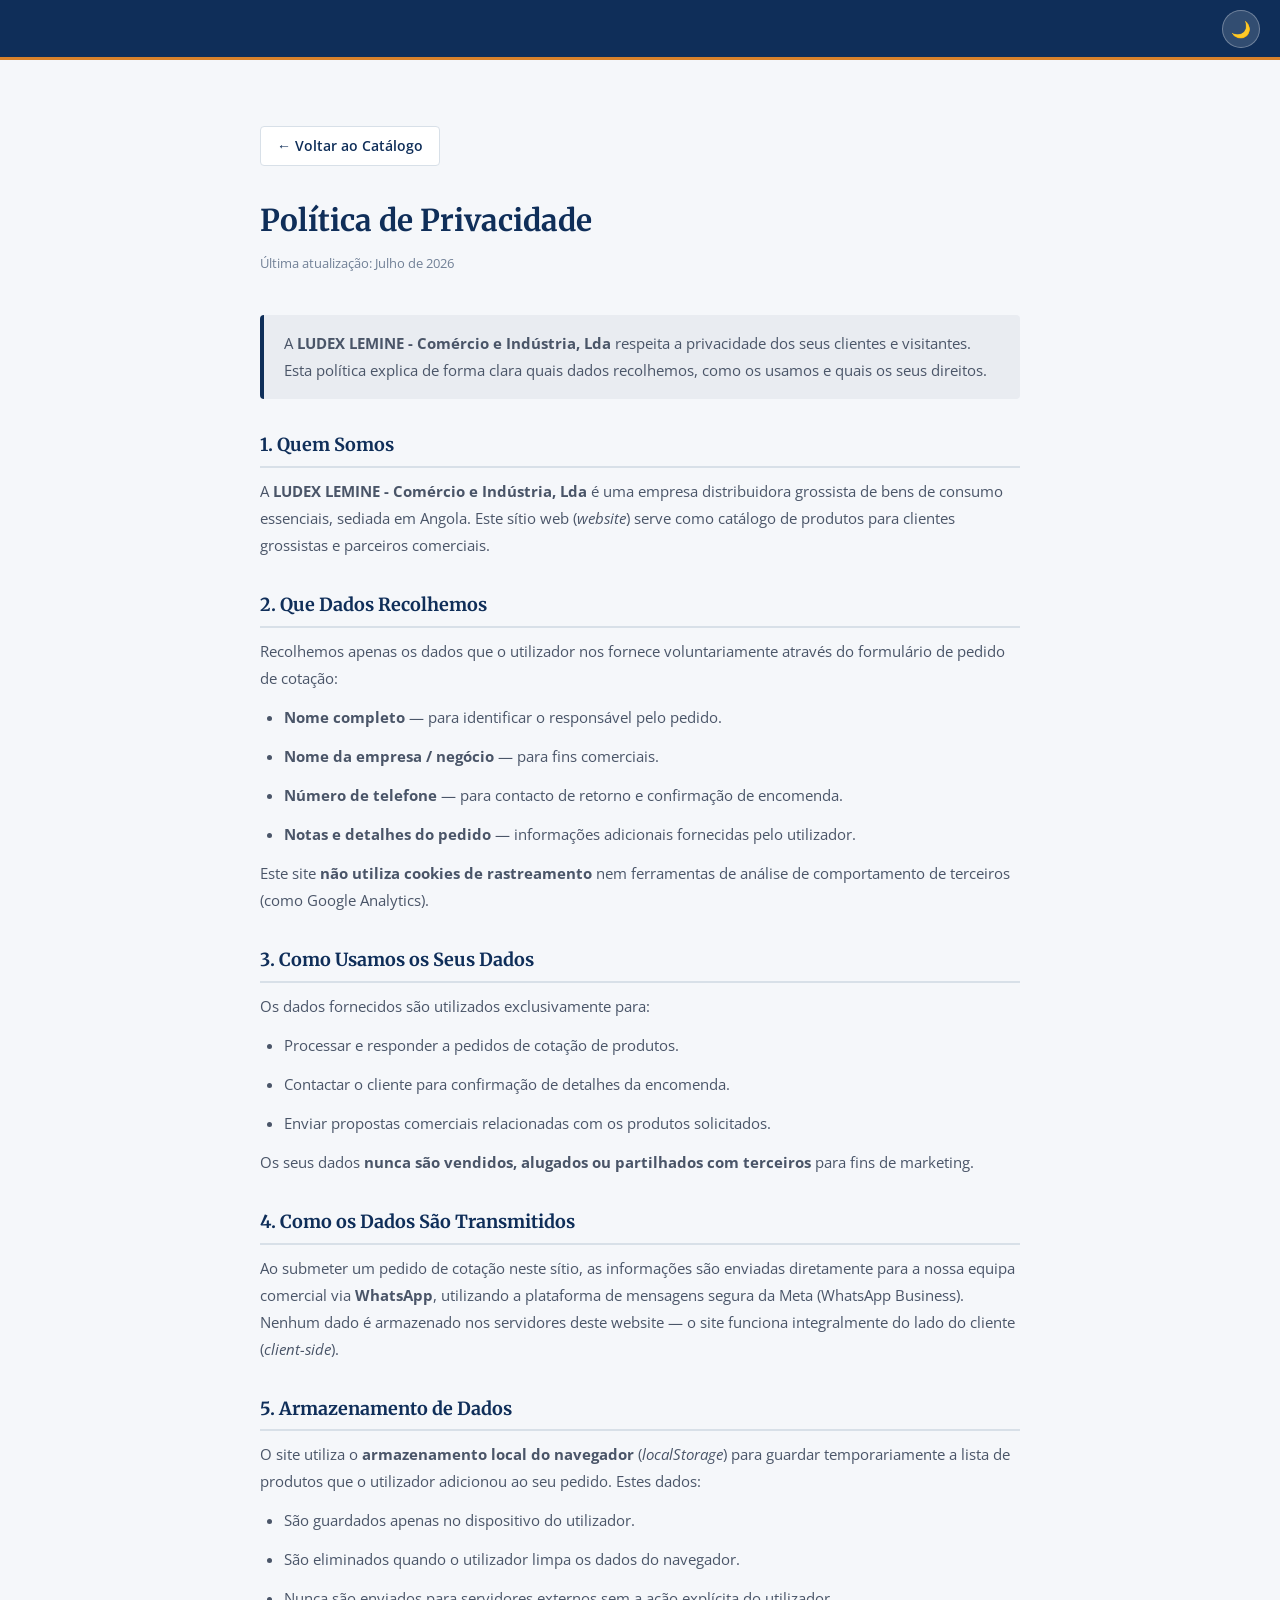
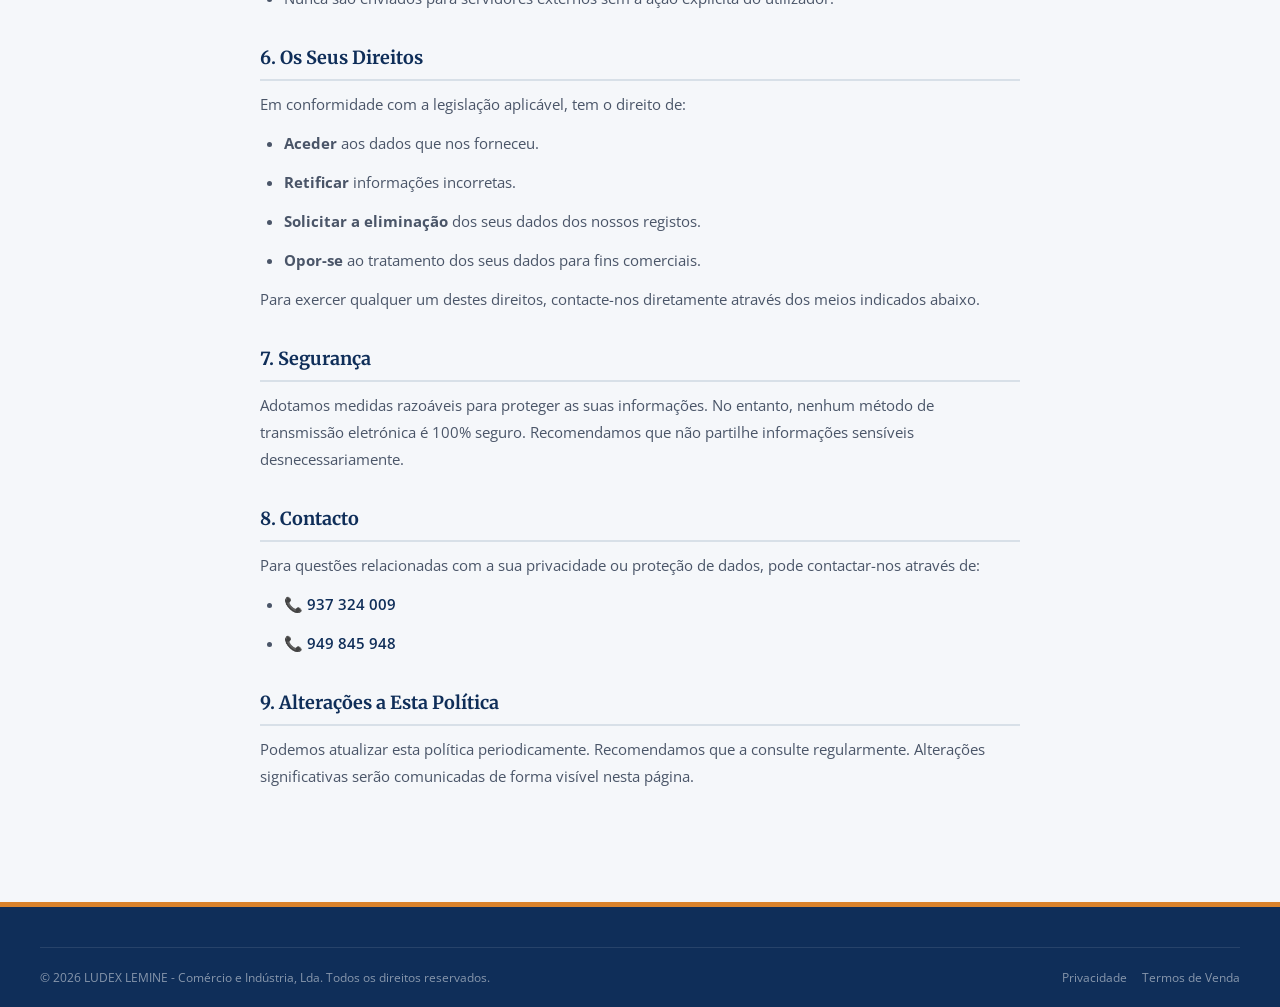
<file: privacidade.html>
<!DOCTYPE html>
<html lang="pt">

<head>
    <meta charset="UTF-8">
    <meta name="viewport" content="width=device-width, initial-scale=1.0">
    <title>Política de Privacidade | LUDEX LEMINE</title>
    <meta name="description"
        content="Política de privacidade da LUDEX LEMINE - Comércio e Indústria, Lda. Saiba como tratamos os seus dados pessoais.">
    <link rel="stylesheet" href="index.css">
    <!-- Anti-flash: apply saved theme before CSS paints -->
    <script>(function(){var t=localStorage.getItem('ludex_theme'),d=window.matchMedia&&window.matchMedia('(prefers-color-scheme: dark)').matches;if(t==='dark'||(!t&&d))document.documentElement.setAttribute('data-theme','dark');}());</script>
    <style>
        .legal-page {
            max-width: 800px;
            margin: 40px auto;
            padding: 0 20px 60px;
        }

        .legal-page h1 {
            font-size: 30px;
            margin-bottom: 8px;
        }

        .legal-page .last-updated {
            font-size: 13px;
            color: #718096;
            margin-bottom: 40px;
        }

        .legal-page h2 {
            font-size: 18px;
            margin: 32px 0 10px;
            padding-bottom: 6px;
            border-bottom: 2px solid var(--color-border);
        }

        .legal-page p,
        .legal-page li {
            font-size: 15px;
            color: #4A5568;
            line-height: 1.8;
            margin-bottom: 12px;
        }

        .legal-page ul {
            padding-left: 24px;
        }

        .legal-page .back-link {
            display: inline-flex;
            align-items: center;
            gap: 8px;
            font-size: 14px;
            font-weight: 600;
            color: var(--color-primary);
            margin-bottom: 30px;
            border: 1px solid var(--color-border);
            padding: 8px 16px;
            border-radius: var(--border-radius);
            background: var(--color-white);
        }

        .legal-page .back-link:hover {
            background: var(--color-bg-light);
            color: var(--color-primary);
        }

        .legal-page .highlight-box {
            background-color: rgba(15, 46, 89, 0.05);
            border-left: 4px solid var(--color-primary);
            padding: 15px 20px;
            border-radius: var(--border-radius);
            margin: 20px 0;
        }

        .simple-header {
            background-color: var(--color-primary);
            border-bottom: 3px solid var(--color-accent-gold);
            padding: 15px 20px;
            display: flex;
            align-items: center;
            justify-content: center;
            position: relative;
            min-height: 60px;
        }

        /* --- Dark Mode Overrides for Legal Page --- */
        html[data-theme="dark"] .legal-page h1,
        html[data-theme="dark"] .legal-page h2 {
            color: #93C5FD;
        }
        html[data-theme="dark"] .legal-page .last-updated {
            color: #64748B;
        }
        html[data-theme="dark"] .legal-page p,
        html[data-theme="dark"] .legal-page li {
            color: #94A3B8;
        }
        html[data-theme="dark"] .legal-page h2 {
            border-bottom-color: #334155;
        }
        html[data-theme="dark"] .legal-page .back-link {
            background: #1E293B;
            border-color: #334155;
            color: #93C5FD;
        }
        html[data-theme="dark"] .legal-page .back-link:hover {
            background: #0F172A;
            color: #93C5FD;
        }
        html[data-theme="dark"] .legal-page .highlight-box {
            background-color: rgba(96, 165, 250, 0.08);
            border-left-color: #60A5FA;
        }
        html[data-theme="dark"] footer .footer-bottom {
            color: rgba(255,255,255,0.5);
        }
        html[data-theme="dark"] footer .footer-bottom-links a {
            color: rgba(255,255,255,0.5);
        }
    </style>
</head>

<body style="padding-top: 0;">

    <div class="simple-header">
        <button class="theme-toggle-btn simple-header-theme-btn" aria-label="Mudar para Modo Escuro">🌙</button>
    </div>

    <div class="legal-page">
        <br>
        <a href="index.html" class="back-link">← Voltar ao Catálogo</a>

        <h1>Política de Privacidade</h1>
        <p class="last-updated">Última atualização: Julho de 2026</p>

        <div class="highlight-box">
            <p style="margin: 0;">A <strong>LUDEX LEMINE - Comércio e Indústria, Lda</strong> respeita a privacidade dos
                seus clientes e visitantes. Esta política explica de forma clara quais dados recolhemos, como os usamos
                e quais os seus direitos.</p>
        </div>

        <h2>1. Quem Somos</h2>
        <p>A <strong>LUDEX LEMINE - Comércio e Indústria, Lda</strong> é uma empresa distribuidora grossista de bens de
            consumo essenciais, sediada em Angola. Este sítio web (<em>website</em>) serve como catálogo de produtos
            para clientes grossistas e parceiros comerciais.</p>

        <h2>2. Que Dados Recolhemos</h2>
        <p>Recolhemos apenas os dados que o utilizador nos fornece voluntariamente através do formulário de pedido de
            cotação:</p>
        <ul>
            <li><strong>Nome completo</strong> — para identificar o responsável pelo pedido.</li>
            <li><strong>Nome da empresa / negócio</strong> — para fins comerciais.</li>
            <li><strong>Número de telefone</strong> — para contacto de retorno e confirmação de encomenda.</li>
            <li><strong>Notas e detalhes do pedido</strong> — informações adicionais fornecidas pelo utilizador.</li>
        </ul>
        <p>Este site <strong>não utiliza cookies de rastreamento</strong> nem ferramentas de análise de comportamento de
            terceiros (como Google Analytics).</p>

        <h2>3. Como Usamos os Seus Dados</h2>
        <p>Os dados fornecidos são utilizados exclusivamente para:</p>
        <ul>
            <li>Processar e responder a pedidos de cotação de produtos.</li>
            <li>Contactar o cliente para confirmação de detalhes da encomenda.</li>
            <li>Enviar propostas comerciais relacionadas com os produtos solicitados.</li>
        </ul>
        <p>Os seus dados <strong>nunca são vendidos, alugados ou partilhados com terceiros</strong> para fins de
            marketing.</p>

        <h2>4. Como os Dados São Transmitidos</h2>
        <p>Ao submeter um pedido de cotação neste sítio, as informações são enviadas diretamente para a nossa equipa
            comercial via <strong>WhatsApp</strong>, utilizando a plataforma de mensagens segura da Meta (WhatsApp
            Business). Nenhum dado é armazenado nos servidores deste website — o site funciona integralmente do lado do
            cliente (<em>client-side</em>).</p>

        <h2>5. Armazenamento de Dados</h2>
        <p>O site utiliza o <strong>armazenamento local do navegador</strong> (<em>localStorage</em>) para guardar
            temporariamente a lista de produtos que o utilizador adicionou ao seu pedido. Estes dados:</p>
        <ul>
            <li>São guardados apenas no dispositivo do utilizador.</li>
            <li>São eliminados quando o utilizador limpa os dados do navegador.</li>
            <li>Nunca são enviados para servidores externos sem a ação explícita do utilizador.</li>
        </ul>

        <h2>6. Os Seus Direitos</h2>
        <p>Em conformidade com a legislação aplicável, tem o direito de:</p>
        <ul>
            <li><strong>Aceder</strong> aos dados que nos forneceu.</li>
            <li><strong>Retificar</strong> informações incorretas.</li>
            <li><strong>Solicitar a eliminação</strong> dos seus dados dos nossos registos.</li>
            <li><strong>Opor-se</strong> ao tratamento dos seus dados para fins comerciais.</li>
        </ul>
        <p>Para exercer qualquer um destes direitos, contacte-nos diretamente através dos meios indicados abaixo.</p>

        <h2>7. Segurança</h2>
        <p>Adotamos medidas razoáveis para proteger as suas informações. No entanto, nenhum método de transmissão
            eletrónica é 100% seguro. Recomendamos que não partilhe informações sensíveis desnecessariamente.</p>

        <h2>8. Contacto</h2>
        <p>Para questões relacionadas com a sua privacidade ou proteção de dados, pode contactar-nos através de:</p>
        <ul>
            <li>📞 <a href="tel:937324009" style="color: var(--color-primary); font-weight: 600;">937 324 009</a></li>
            <li>📞 <a href="tel:949845948" style="color: var(--color-primary); font-weight: 600;">949 845 948</a></li>
        </ul>

        <h2>9. Alterações a Esta Política</h2>
        <p>Podemos atualizar esta política periodicamente. Recomendamos que a consulte regularmente. Alterações
            significativas serão comunicadas de forma visível nesta página.</p>
    </div>

    <footer id="contactSection">
        <div class="footer-bottom" style="text-align: center;">
            <div>© 2026 LUDEX LEMINE - Comércio e Indústria, Lda. Todos os direitos reservados.</div>
            <div class="footer-bottom-links">
                <a href="privacidade.html">Privacidade</a>
                <a href="termos.html">Termos de Venda</a>
            </div>
        </div>
    </footer>

    <script src="theme.js"></script>
</body>

</html>
</file>
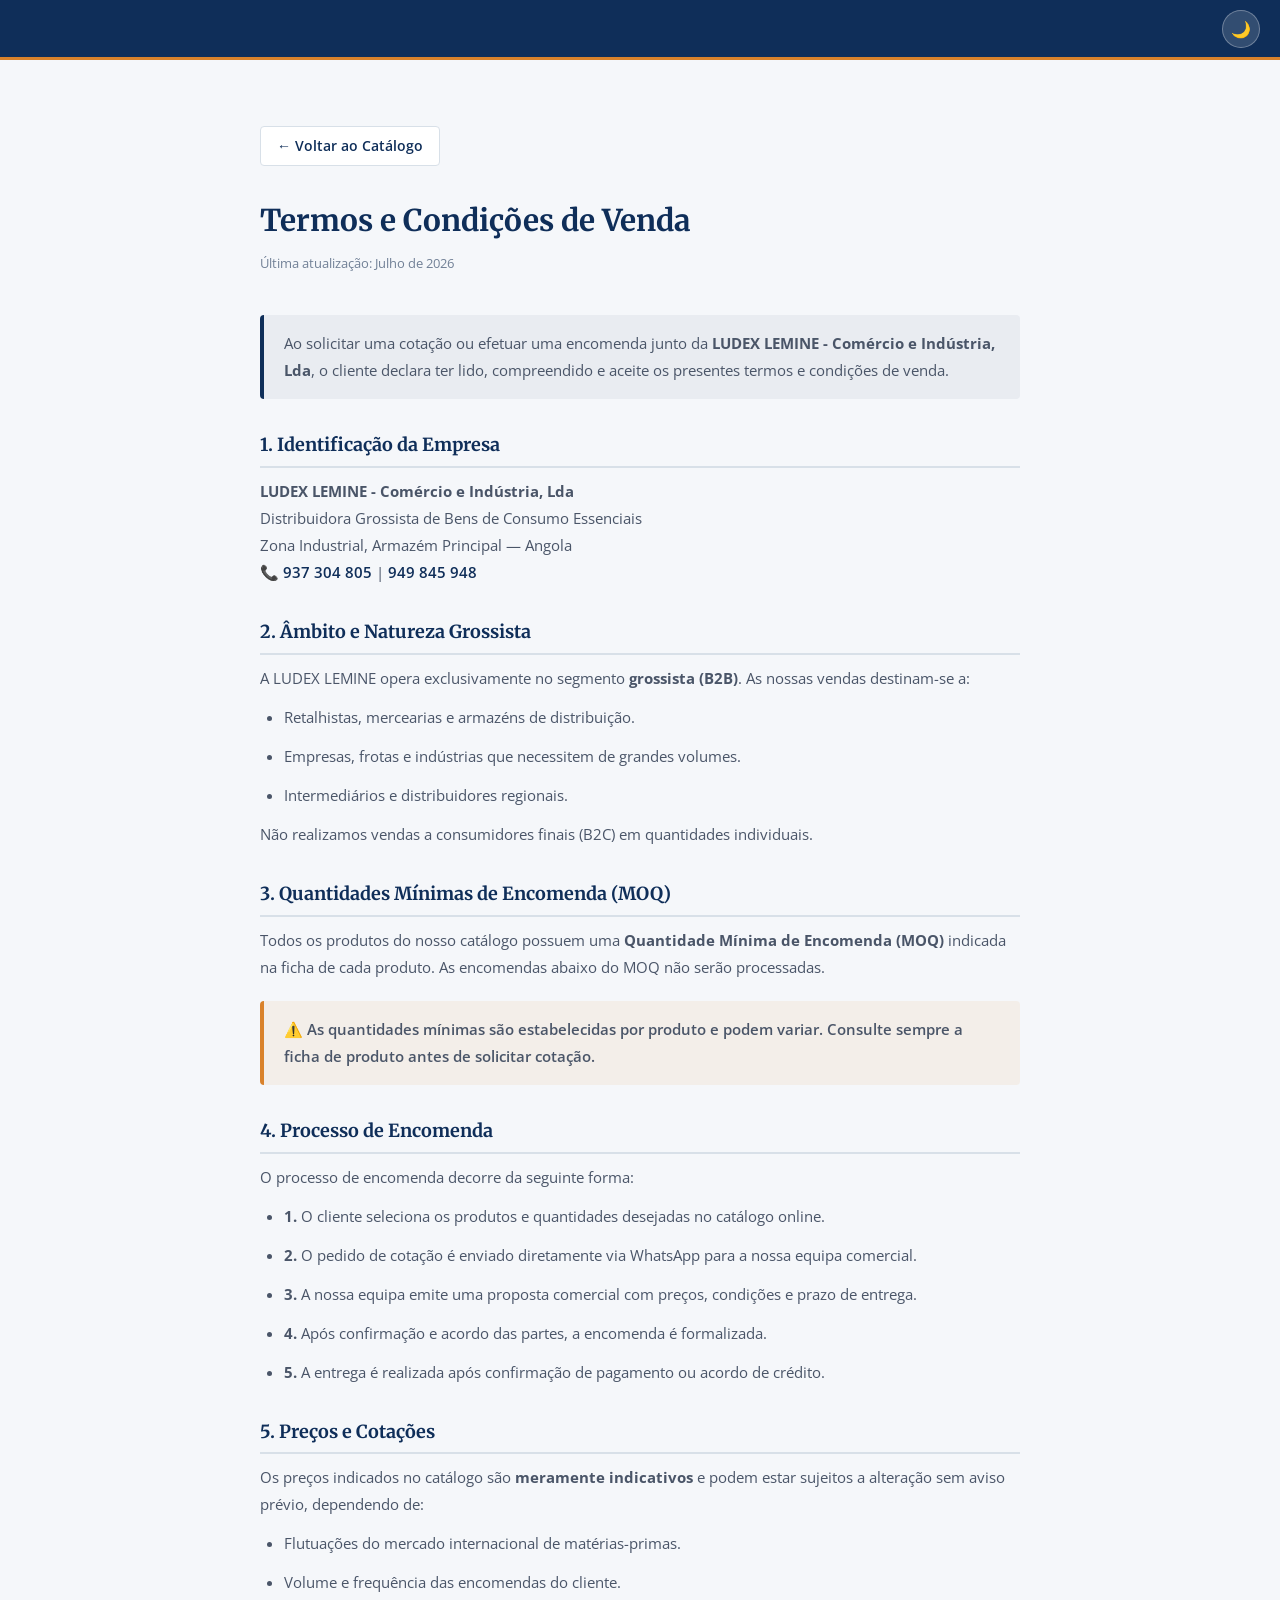
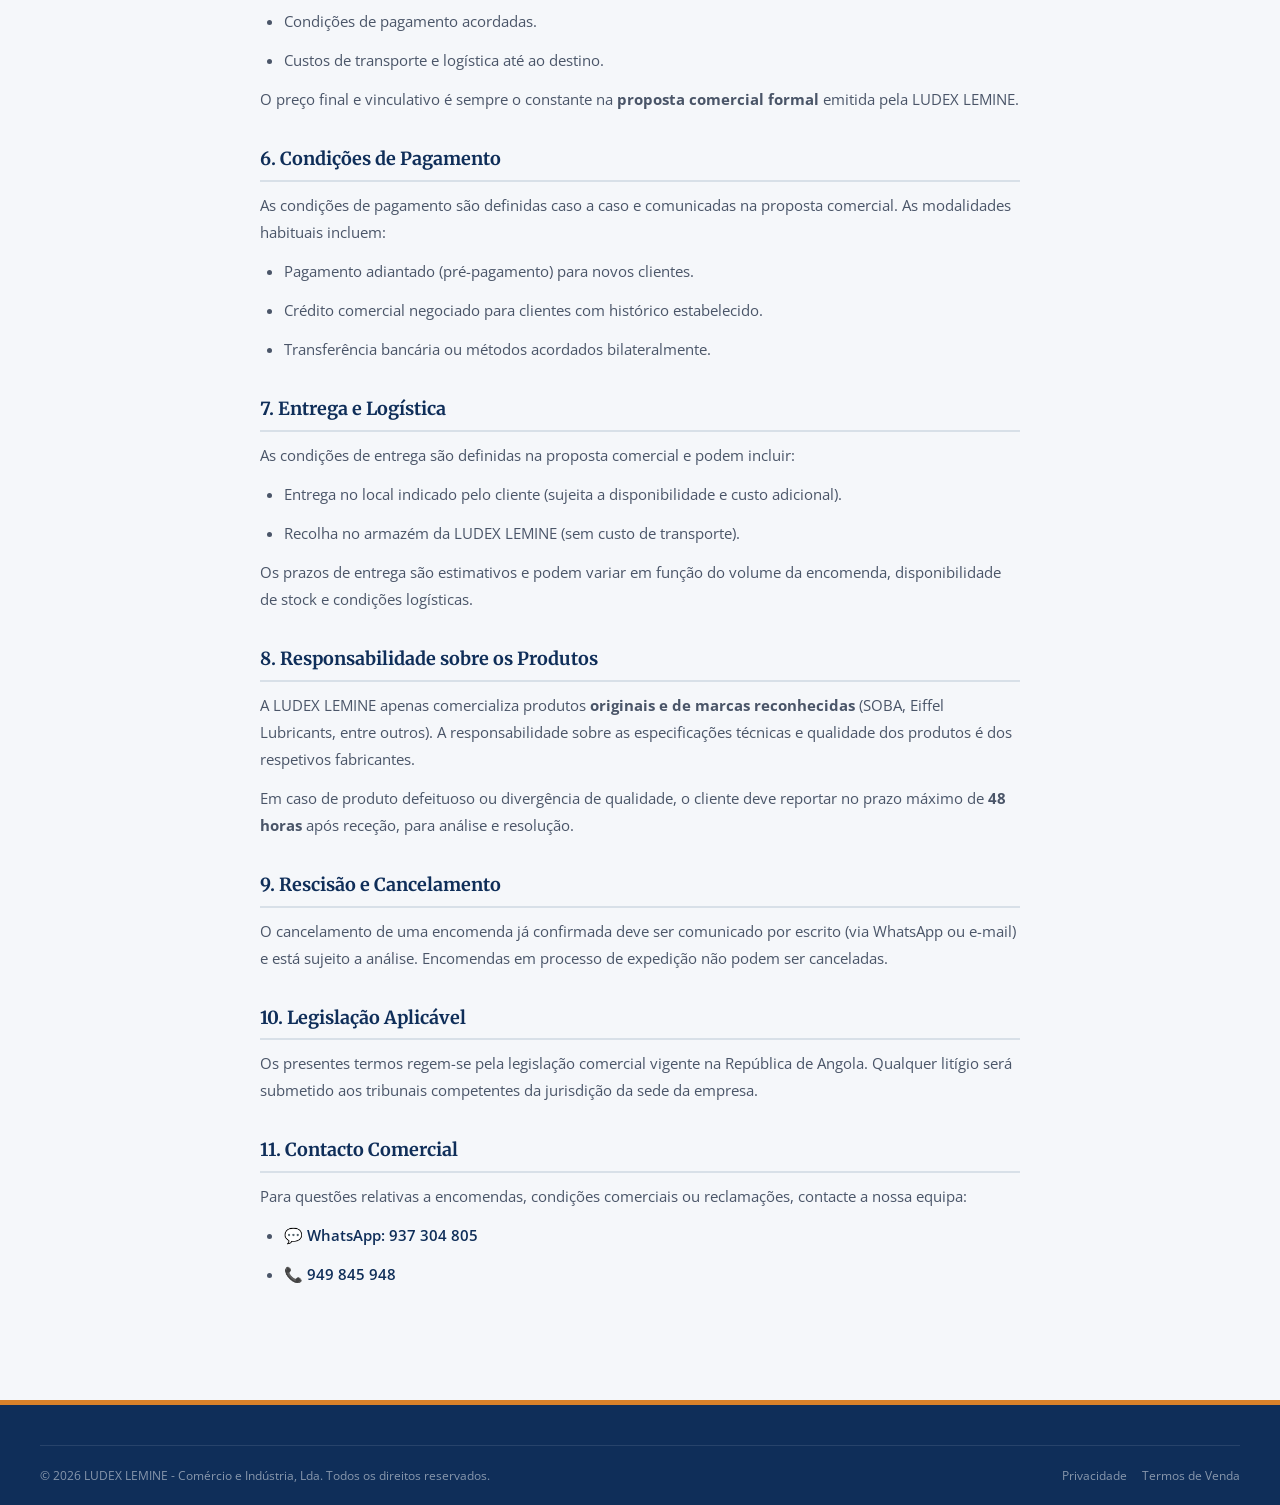
<file: termos.html>
<!DOCTYPE html>
<html lang="pt">
<head>
    <meta charset="UTF-8">
    <meta name="viewport" content="width=device-width, initial-scale=1.0">
    <title>Termos de Venda | LUDEX LEMINE</title>
    <meta name="description" content="Termos e condições de venda grossista da LUDEX LEMINE - Comércio e Indústria, Lda.">
    <link rel="stylesheet" href="index.css">
    <!-- Anti-flash: apply saved theme before CSS paints -->
    <script>(function(){var t=localStorage.getItem('ludex_theme'),d=window.matchMedia&&window.matchMedia('(prefers-color-scheme: dark)').matches;if(t==='dark'||(!t&&d))document.documentElement.setAttribute('data-theme','dark');}());</script>
    <style>
        .legal-page {
            max-width: 800px;
            margin: 40px auto;
            padding: 0 20px 60px;
        }
        .legal-page h1 {
            font-size: 30px;
            margin-bottom: 8px;
        }
        .legal-page .last-updated {
            font-size: 13px;
            color: #718096;
            margin-bottom: 40px;
        }
        .legal-page h2 {
            font-size: 18px;
            margin: 32px 0 10px;
            padding-bottom: 6px;
            border-bottom: 2px solid var(--color-border);
        }
        .legal-page p, .legal-page li {
            font-size: 15px;
            color: #4A5568;
            line-height: 1.8;
            margin-bottom: 12px;
        }
        .legal-page ul {
            padding-left: 24px;
        }
        .legal-page .back-link {
            display: inline-flex;
            align-items: center;
            gap: 8px;
            font-size: 14px;
            font-weight: 600;
            color: var(--color-primary);
            margin-bottom: 30px;
            border: 1px solid var(--color-border);
            padding: 8px 16px;
            border-radius: var(--border-radius);
            background: var(--color-white);
        }
        .legal-page .back-link:hover {
            background: var(--color-bg-light);
            color: var(--color-primary);
        }
        .legal-page .highlight-box {
            background-color: rgba(15, 46, 89, 0.05);
            border-left: 4px solid var(--color-primary);
            padding: 15px 20px;
            border-radius: var(--border-radius);
            margin: 20px 0;
        }
        .legal-page .warning-box {
            background-color: rgba(217, 130, 43, 0.08);
            border-left: 4px solid var(--color-accent-gold);
            padding: 15px 20px;
            border-radius: var(--border-radius);
            margin: 20px 0;
        }
        .simple-header {
            background-color: var(--color-primary);
            border-bottom: 3px solid var(--color-accent-gold);
            padding: 15px 20px;
            display: flex;
            align-items: center;
            justify-content: center;
            position: relative;
            min-height: 60px;
        }
        /* --- Dark Mode Overrides for Legal Page --- */
        html[data-theme="dark"] .legal-page h1,
        html[data-theme="dark"] .legal-page h2 {
            color: #93C5FD;
        }
        html[data-theme="dark"] .legal-page .last-updated {
            color: #64748B;
        }
        html[data-theme="dark"] .legal-page p,
        html[data-theme="dark"] .legal-page li {
            color: #94A3B8;
        }
        html[data-theme="dark"] .legal-page h2 {
            border-bottom-color: #334155;
        }
        html[data-theme="dark"] .legal-page .back-link {
            background: #1E293B;
            border-color: #334155;
            color: #93C5FD;
        }
        html[data-theme="dark"] .legal-page .back-link:hover {
            background: #0F172A;
            color: #93C5FD;
        }
        html[data-theme="dark"] .legal-page .highlight-box {
            background-color: rgba(96, 165, 250, 0.08);
            border-left-color: #60A5FA;
        }
        html[data-theme="dark"] .legal-page .warning-box {
            background-color: rgba(217, 130, 43, 0.10);
            border-left-color: var(--color-accent-gold);
        }
        html[data-theme="dark"] footer .footer-bottom {
            color: rgba(255,255,255,0.5);
        }
        html[data-theme="dark"] footer .footer-bottom-links a {
            color: rgba(255,255,255,0.5);
        }
    </style>
</head>
<body style="padding-top: 0;">

    <div class="simple-header">
        <button class="theme-toggle-btn simple-header-theme-btn" aria-label="Mudar para Modo Escuro">🌙</button>
    </div>

    <div class="legal-page">
        <br>
        <a href="index.html" class="back-link">← Voltar ao Catálogo</a>

        <h1>Termos e Condições de Venda</h1>
        <p class="last-updated">Última atualização: Julho de 2026</p>

        <div class="highlight-box">
            <p style="margin: 0;">Ao solicitar uma cotação ou efetuar uma encomenda junto da <strong>LUDEX LEMINE - Comércio e Indústria, Lda</strong>, o cliente declara ter lido, compreendido e aceite os presentes termos e condições de venda.</p>
        </div>

        <h2>1. Identificação da Empresa</h2>
        <p><strong>LUDEX LEMINE - Comércio e Indústria, Lda</strong><br>
        Distribuidora Grossista de Bens de Consumo Essenciais<br>
        Zona Industrial, Armazém Principal — Angola<br>
        📞 <a href="tel:937324009" style="color: var(--color-primary); font-weight: 600;">937 304 805</a> | <a href="tel:949845948" style="color: var(--color-primary); font-weight: 600;">949 845 948</a>
        </p>

        <h2>2. Âmbito e Natureza Grossista</h2>
        <p>A LUDEX LEMINE opera exclusivamente no segmento <strong>grossista (B2B)</strong>. As nossas vendas destinam-se a:</p>
        <ul>
            <li>Retalhistas, mercearias e armazéns de distribuição.</li>
            <li>Empresas, frotas e indústrias que necessitem de grandes volumes.</li>
            <li>Intermediários e distribuidores regionais.</li>
        </ul>
        <p>Não realizamos vendas a consumidores finais (B2C) em quantidades individuais.</p>

        <h2>3. Quantidades Mínimas de Encomenda (MOQ)</h2>
        <p>Todos os produtos do nosso catálogo possuem uma <strong>Quantidade Mínima de Encomenda (MOQ)</strong> indicada na ficha de cada produto. As encomendas abaixo do MOQ não serão processadas.</p>
        <div class="warning-box">
            <p style="margin: 0; font-weight: 600;">⚠️ As quantidades mínimas são estabelecidas por produto e podem variar. Consulte sempre a ficha de produto antes de solicitar cotação.</p>
        </div>

        <h2>4. Processo de Encomenda</h2>
        <p>O processo de encomenda decorre da seguinte forma:</p>
        <ul>
            <li><strong>1.</strong> O cliente seleciona os produtos e quantidades desejadas no catálogo online.</li>
            <li><strong>2.</strong> O pedido de cotação é enviado diretamente via WhatsApp para a nossa equipa comercial.</li>
            <li><strong>3.</strong> A nossa equipa emite uma proposta comercial com preços, condições e prazo de entrega.</li>
            <li><strong>4.</strong> Após confirmação e acordo das partes, a encomenda é formalizada.</li>
            <li><strong>5.</strong> A entrega é realizada após confirmação de pagamento ou acordo de crédito.</li>
        </ul>

        <h2>5. Preços e Cotações</h2>
        <p>Os preços indicados no catálogo são <strong>meramente indicativos</strong> e podem estar sujeitos a alteração sem aviso prévio, dependendo de:</p>
        <ul>
            <li>Flutuações do mercado internacional de matérias-primas.</li>
            <li>Volume e frequência das encomendas do cliente.</li>
            <li>Condições de pagamento acordadas.</li>
            <li>Custos de transporte e logística até ao destino.</li>
        </ul>
        <p>O preço final e vinculativo é sempre o constante na <strong>proposta comercial formal</strong> emitida pela LUDEX LEMINE.</p>

        <h2>6. Condições de Pagamento</h2>
        <p>As condições de pagamento são definidas caso a caso e comunicadas na proposta comercial. As modalidades habituais incluem:</p>
        <ul>
            <li>Pagamento adiantado (pré-pagamento) para novos clientes.</li>
            <li>Crédito comercial negociado para clientes com histórico estabelecido.</li>
            <li>Transferência bancária ou métodos acordados bilateralmente.</li>
        </ul>

        <h2>7. Entrega e Logística</h2>
        <p>As condições de entrega são definidas na proposta comercial e podem incluir:</p>
        <ul>
            <li>Entrega no local indicado pelo cliente (sujeita a disponibilidade e custo adicional).</li>
            <li>Recolha no armazém da LUDEX LEMINE (sem custo de transporte).</li>
        </ul>
        <p>Os prazos de entrega são estimativos e podem variar em função do volume da encomenda, disponibilidade de stock e condições logísticas.</p>

        <h2>8. Responsabilidade sobre os Produtos</h2>
        <p>A LUDEX LEMINE apenas comercializa produtos <strong>originais e de marcas reconhecidas</strong> (SOBA, Eiffel Lubricants, entre outros). A responsabilidade sobre as especificações técnicas e qualidade dos produtos é dos respetivos fabricantes.</p>
        <p>Em caso de produto defeituoso ou divergência de qualidade, o cliente deve reportar no prazo máximo de <strong>48 horas</strong> após receção, para análise e resolução.</p>

        <h2>9. Rescisão e Cancelamento</h2>
        <p>O cancelamento de uma encomenda já confirmada deve ser comunicado por escrito (via WhatsApp ou e-mail) e está sujeito a análise. Encomendas em processo de expedição não podem ser canceladas.</p>

        <h2>10. Legislação Aplicável</h2>
        <p>Os presentes termos regem-se pela legislação comercial vigente na República de Angola. Qualquer litígio será submetido aos tribunais competentes da jurisdição da sede da empresa.</p>

        <h2>11. Contacto Comercial</h2>
        <p>Para questões relativas a encomendas, condições comerciais ou reclamações, contacte a nossa equipa:</p>
        <ul>
            <li>💬 <a href="https://wa.me/244937324009" target="_blank" style="color: var(--color-primary); font-weight: 600;">WhatsApp: 937 304 805</a></li>
            <li>📞 <a href="tel:949845948" style="color: var(--color-primary); font-weight: 600;">949 845 948</a></li>
        </ul>
    </div>

    <footer id="contactSection">
        <div class="footer-bottom" style="text-align: center;">
            <div>© 2026 LUDEX LEMINE - Comércio e Indústria, Lda. Todos os direitos reservados.</div>
            <div class="footer-bottom-links">
                <a href="privacidade.html">Privacidade</a>
                <a href="termos.html">Termos de Venda</a>
            </div>
        </div>
    </footer>

    <script src="theme.js"></script>
</body>
</html>
</file>
<file: index.css>
@import url('https://fonts.googleapis.com/css2?family=Merriweather:ital,wght@0,300;0,400;0,700;1,300&family=Open+Sans:wght@300;400;500;600;700&display=swap');

:root {
    --color-primary: #0F2E59;       /* Deep Navy Blue */
    --color-secondary: #2B3542;     /* Charcoal Gray */
    --color-accent-gold: #D9822B;   /* Cautionary Gold */
    --color-accent-green: #206A42;  /* Forest Green */
    --color-bg-light: #F5F7FA;      /* Light Institutional Background */
    --color-white: #FFFFFF;
    --color-border: #D8E0E8;        /* Industrial grayish blue border */
    --color-border-dark: #A0B2C6;   /* Stronger border */
    --font-serif: 'Merriweather', Georgia, serif;
    --font-sans: 'Open Sans', Helvetica, Arial, sans-serif;
    --shadow-sm: 0 2px 4px rgba(15, 46, 89, 0.08);
    --shadow-md: 0 4px 10px rgba(15, 46, 89, 0.12);
    --shadow-lg: 0 10px 25px rgba(15, 46, 89, 0.18);
    --transition-smooth: all 0.25s cubic-bezier(0.4, 0, 0.2, 1);
    --border-radius: 4px;           /* Classic B2B traditional straight-edge styling */
    --max-width: 1200px;
}

/* Base Reset & Styles */
* {
    box-sizing: border-box;
    margin: 0;
    padding: 0;
}

body {
    font-family: var(--font-sans);
    background-color: var(--color-bg-light);
    color: var(--color-secondary);
    line-height: 1.6;
    padding-top: 75px; /* Space for sticky single-row header */
}

/* Headings */
h1, h2, h3, h4, h5, h6 {
    font-family: var(--font-serif);
    color: var(--color-primary);
    font-weight: 700;
}

p {
    color: #4A5568;
}

a {
    color: var(--color-primary);
    text-decoration: none;
    transition: var(--transition-smooth);
}

a:hover {
    color: var(--color-accent-gold);
}

button {
    font-family: var(--font-sans);
    cursor: pointer;
    border: none;
    background: none;
    transition: var(--transition-smooth);
}

/* Sticky Header styling (Compact Single-Row) */
header {
    position: fixed;
    top: 0;
    left: 0;
    right: 0;
    z-index: 1000;
    background-color: var(--color-white);
    border-bottom: 3px solid var(--color-primary);
    box-shadow: var(--shadow-md);
    height: 70px;
}

.header-bar {
    display: flex;
    justify-content: space-between;
    align-items: center;
    max-width: var(--max-width);
    margin: 0 auto;
    padding: 0 20px;
    height: 100%;
}

.menu-trigger {
    font-size: 24px;
    color: var(--color-primary);
    padding: 5px;
    display: flex;
    align-items: center;
}

.logo-container {
    height: 100%;
    display: flex;
    align-items: center;
    justify-content: center;
}

.logo-container img {
    height: 44px; /* Sleeker, more compact size */
    object-fit: contain;
}

.header-actions {
    display: flex;
    align-items: center;
    gap: 12px;
}

.header-icon-btn {
    font-size: 18px;
    color: var(--color-primary);
    padding: 8px;
    border: 1px solid var(--color-border);
    border-radius: var(--border-radius);
    background-color: var(--color-bg-light);
    display: flex;
    align-items: center;
    justify-content: center;
}

.header-icon-btn:hover {
    background-color: #E2E8F0;
}

.inquiry-badge-btn {
    position: relative;
    font-size: 18px;
    color: var(--color-primary);
    padding: 8px;
    border: 1px solid var(--color-border);
    border-radius: var(--border-radius);
    background-color: var(--color-bg-light);
    display: flex;
    align-items: center;
    justify-content: center;
}

.inquiry-badge-btn:hover {
    background-color: #E2E8F0;
}

.inquiry-count {
    position: absolute;
    top: -5px;
    right: -5px;
    background-color: var(--color-accent-gold);
    color: var(--color-white);
    font-size: 11px;
    font-weight: 700;
    width: 20px;
    height: 20px;
    border-radius: 50%;
    display: flex;
    align-items: center;
    justify-content: center;
    box-shadow: 0 2px 4px rgba(0,0,0,0.2);
}

/* Expandable Search Overlay styling */
.search-overlay {
    position: absolute;
    top: 0;
    left: 0;
    width: 100%;
    height: 100%;
    background-color: var(--color-primary);
    z-index: 1010;
    display: none;
    align-items: center;
    padding: 0 20px;
    animation: fadeIn 0.2s ease-out;
}

.search-overlay.active {
    display: flex;
}

.search-overlay-form {
    display: flex;
    align-items: center;
    width: 100%;
    max-width: var(--max-width);
    margin: 0 auto;
    gap: 15px;
}

.search-back-btn {
    font-size: 24px;
    color: var(--color-white);
    display: flex;
    align-items: center;
    justify-content: center;
    padding: 5px;
}

.search-overlay-input {
    flex-grow: 1;
    background: transparent;
    border: none;
    border-bottom: 2px solid rgba(255, 255, 255, 0.6);
    color: var(--color-white);
    font-size: 16px;
    padding: 6px 0;
    outline: none;
    font-family: var(--font-sans);
    transition: var(--transition-smooth);
}

.search-overlay-input:focus {
    border-bottom-color: var(--color-white);
}

.search-overlay-input::placeholder {
    color: rgba(255, 255, 255, 0.6);
}

.search-submit-btn {
    font-size: 18px;
    color: var(--color-white);
    padding: 5px;
    display: flex;
    align-items: center;
    justify-content: center;
}

/* Mobile Navigation Menu Drawer */
.nav-overlay {
    position: fixed;
    top: 0;
    left: 0;
    right: 0;
    bottom: 0;
    background-color: rgba(15, 46, 89, 0.6);
    backdrop-filter: blur(4px);
    z-index: 1999;
    opacity: 0;
    pointer-events: none;
    transition: var(--transition-smooth);
}

.nav-overlay.active {
    opacity: 1;
    pointer-events: auto;
}

.nav-drawer {
    position: fixed;
    top: 0;
    left: -300px;
    width: 300px;
    height: 100%;
    background-color: var(--color-white);
    z-index: 2000;
    box-shadow: var(--shadow-lg);
    display: flex;
    flex-direction: column;
    transition: var(--transition-smooth);
}

.nav-drawer.active {
    left: 0;
}

.drawer-header {
    padding: 20px;
    border-bottom: 2px solid var(--color-bg-light);
    display: flex;
    justify-content: space-between;
    align-items: center;
}

.drawer-header h3 {
    font-size: 18px;
}

.close-btn {
    font-size: 22px;
    color: var(--color-secondary);
    padding: 5px;
}

.close-btn:hover {
    color: var(--color-accent-gold);
}

.nav-links {
    list-style: none;
    padding: 20px 0;
}

.nav-links li a {
    display: block;
    padding: 12px 25px;
    font-size: 16px;
    font-weight: 600;
    border-left: 4px solid transparent;
    color: var(--color-secondary);
}

.nav-links li a:hover,
.nav-links li a.active {
    background-color: var(--color-bg-light);
    color: var(--color-primary);
    border-left-color: var(--color-primary);
}

/* Main Container Layout */
main {
    max-width: var(--max-width);
    margin: 0 auto;
    padding: 20px;
}

/* Top Categories Section */
.top-categories-section {
    margin-bottom: 40px;
}

.section-title {
    font-size: 24px;
    margin-bottom: 20px;
    position: relative;
    padding-bottom: 8px;
    border-bottom: 2px solid var(--color-border);
}

.section-title::after {
    content: '';
    position: absolute;
    bottom: -2px;
    left: 0;
    width: 60px;
    height: 4px;
    background-color: var(--color-primary);
}

.categories-grid {
    display: grid;
    grid-template-columns: 1fr;
    gap: 15px;
}

@media(min-width: 576px) {
    .categories-grid {
        grid-template-columns: repeat(3, 1fr);
    }
}

.category-card {
    background-color: var(--color-white);
    border: 1px solid var(--color-border);
    border-radius: var(--border-radius);
    padding: 20px;
    display: flex;
    align-items: center;
    gap: 15px;
    cursor: pointer;
    box-shadow: var(--shadow-sm);
    transition: var(--transition-smooth);
}

.category-card:hover {
    transform: translateY(-3px);
    box-shadow: var(--shadow-md);
    border-color: var(--color-border-dark);
}

.category-icon {
    font-size: 28px;
    width: 50px;
    height: 50px;
    border-radius: var(--border-radius);
    display: flex;
    align-items: center;
    justify-content: center;
    background-color: var(--color-bg-light);
    color: var(--color-primary);
    border: 1px solid var(--color-border);
}

.category-card.sugar .category-icon {
    color: var(--color-accent-green);
    background-color: rgba(32, 106, 66, 0.08);
    border-color: rgba(32, 106, 66, 0.2);
}

.category-card.oil .category-icon {
    color: var(--color-accent-gold);
    background-color: rgba(217, 130, 43, 0.08);
    border-color: rgba(217, 130, 43, 0.2);
}

.category-card.fuel .category-icon {
    color: var(--color-primary);
    background-color: rgba(15, 46, 89, 0.08);
    border-color: rgba(15, 46, 89, 0.2);
}

.category-info h3 {
    font-size: 16px;
    margin-bottom: 2px;
}

.category-info p {
    font-size: 12px;
    color: #718096;
}

/* Catalog Catalog Filter Bar */
.catalog-filter-bar {
    display: flex;
    flex-wrap: wrap;
    justify-content: space-between;
    align-items: center;
    gap: 15px;
    margin-bottom: 20px;
    background-color: var(--color-white);
    padding: 12px 20px;
    border: 1px solid var(--color-border);
    border-radius: var(--border-radius);
    box-shadow: var(--shadow-sm);
}

.filter-group {
    display: flex;
    flex-wrap: wrap;
    gap: 10px;
}

.filter-btn {
    padding: 6px 14px;
    font-size: 13px;
    font-weight: 600;
    border-radius: var(--border-radius);
    border: 1px solid var(--color-border);
    background-color: var(--color-white);
    color: var(--color-secondary);
}

.filter-btn:hover {
    background-color: var(--color-bg-light);
    border-color: var(--color-border-dark);
}

.filter-btn.active {
    background-color: var(--color-primary);
    color: var(--color-white);
    border-color: var(--color-primary);
}

.catalog-stats {
    font-size: 13px;
    color: #718096;
    font-weight: 500;
}

/* Product Catalog Grid Layout */
.catalog-grid {
    display: grid;
    grid-template-columns: 1fr;
    gap: 20px;
    margin-bottom: 40px;
}

@media(min-width: 576px) {
    .catalog-grid {
        grid-template-columns: repeat(2, 1fr);
    }
}

@media(min-width: 992px) {
    .catalog-grid {
        grid-template-columns: repeat(3, 1fr);
    }
}

/* Product Card Styling */
.product-card {
    background-color: var(--color-white);
    border: 1px solid var(--color-border);
    border-radius: var(--border-radius);
    overflow: hidden;
    display: flex;
    flex-direction: column;
    box-shadow: var(--shadow-sm);
    transition: var(--transition-smooth);
}

.product-card:hover {
    transform: translateY(-5px);
    box-shadow: var(--shadow-md);
    border-color: var(--color-border-dark);
}

.product-image-container {
    height: 220px;
    background-color: #FFFFFF;
    position: relative;
    padding: 15px;
    display: flex;
    align-items: center;
    justify-content: center;
    border-bottom: 1px solid var(--color-bg-light);
    overflow: hidden;
    cursor: pointer;
}

.product-image-container img {
    max-width: 100%;
    max-height: 100%;
    object-fit: contain;
    transition: var(--transition-smooth);
    pointer-events: none; /* Prevents browser Google Lens search overlays */
}

.product-card:hover .product-image-container img {
    transform: scale(1.04);
}

.product-category-tag {
    display: inline-block;
    align-self: flex-start;
    font-size: 10px;
    font-weight: 700;
    text-transform: uppercase;
    padding: 3px 8px;
    border-radius: var(--border-radius);
    background-color: var(--color-bg-light);
    color: var(--color-primary);
    border: 1px solid var(--color-border);
    margin-bottom: 10px;
}

.product-card.sugar .product-category-tag {
    color: var(--color-accent-green);
    background-color: rgba(32, 106, 66, 0.08);
    border-color: rgba(32, 106, 66, 0.2);
}

.product-card.oil .product-category-tag {
    color: var(--color-accent-gold);
    background-color: rgba(217, 130, 43, 0.08);
    border-color: rgba(217, 130, 43, 0.2);
}

.product-card.fuel .product-category-tag {
    color: var(--color-primary);
    background-color: rgba(15, 46, 89, 0.08);
    border-color: rgba(15, 46, 89, 0.2);
}

.product-details {
    padding: 20px;
    display: flex;
    flex-direction: column;
    flex-grow: 1;
}

.product-name {
    font-size: 18px;
    margin-bottom: 8px;
    cursor: pointer;
    display: -webkit-box;
    -webkit-line-clamp: 2;
    -webkit-box-orient: vertical;
    overflow: hidden;
    height: 52px;
}

.product-name:hover {
    color: var(--color-accent-gold);
}

.product-meta-row {
    display: flex;
    justify-content: space-between;
    font-size: 12px;
    color: #718096;
    margin-bottom: 15px;
    background-color: var(--color-bg-light);
    padding: 6px 10px;
    border-radius: var(--border-radius);
    border: 1px solid #E2E8F0;
}

.product-pricing {
    margin-top: auto;
    margin-bottom: 15px;
}

.product-price-label {
    font-size: 11px;
    text-transform: uppercase;
    color: #718096;
    font-weight: 700;
}

.product-price {
    font-size: 22px;
    font-weight: 700;
    color: var(--color-primary);
    font-family: var(--font-sans);
}

.product-price span {
    font-size: 13px;
    font-weight: 500;
    color: #4A5568;
}

.card-actions {
    display: grid;
    grid-template-columns: 1fr;
    gap: 8px;
}

.card-btn {
    padding: 10px;
    font-size: 13px;
    font-weight: 700;
    text-transform: uppercase;
    text-align: center;
    border-radius: var(--border-radius);
    display: flex;
    align-items: center;
    justify-content: center;
    gap: 8px;
}

.btn-primary {
    background-color: var(--color-primary);
    color: var(--color-white);
    border: 1px solid var(--color-primary);
}

.btn-primary:hover {
    background-color: #0b2240;
    border-color: #0b2240;
}

.btn-secondary {
    background-color: var(--color-white);
    color: var(--color-primary);
    border: 1px solid var(--color-primary);
}

.btn-secondary:hover {
    background-color: var(--color-bg-light);
}

.btn-accent {
    background-color: var(--color-accent-gold);
    color: var(--color-white);
    border: 1px solid var(--color-accent-gold);
}

.btn-accent:hover {
    background-color: #c06d1c;
    border-color: #c06d1c;
}

.btn-accent-green {
    background-color: var(--color-accent-green);
    color: var(--color-white);
    border: 1px solid var(--color-accent-green);
}

.btn-accent-green:hover {
    background-color: #175333;
    border-color: #175333;
}

/* About Us Section styling */
.about-section {
    background-color: var(--color-white);
    border: 1px solid var(--color-border);
    border-radius: var(--border-radius);
    padding: 30px 20px;
    margin-bottom: 40px;
    box-shadow: var(--shadow-sm);
}

@media(min-width: 768px) {
    .about-section {
        padding: 40px;
        display: flex;
        align-items: center;
        gap: 40px;
    }
}

.about-content {
    flex: 1;
}

.about-content h2 {
    font-size: 26px;
    margin-bottom: 15px;
}

.about-content p {
    margin-bottom: 15px;
    font-size: 15px;
    color: #4A5568;
    text-align: justify;
}

.about-features {
    display: grid;
    grid-template-columns: repeat(2, 1fr);
    gap: 15px;
    margin-top: 25px;
}

.feature-box {
    border-left: 3px solid var(--color-primary);
    padding-left: 12px;
}

.feature-box h4 {
    font-size: 14px;
    text-transform: uppercase;
    font-weight: 700;
    margin-bottom: 4px;
}

.feature-box p {
    font-size: 12px;
    color: #718096;
    margin: 0;
}

.about-image {
    flex: 1;
    display: none;
}

@media(min-width: 768px) {
    .about-image {
        display: flex;
        align-items: center;
        justify-content: center;
        height: 280px;
    }
}

.about-image img {
    max-width: 100%;
    max-height: 100%;
    object-fit: contain;
}

/* Quote Request Inquiry Drawer */
.inquiry-drawer-overlay {
    position: fixed;
    top: 0;
    left: 0;
    right: 0;
    bottom: 0;
    background-color: rgba(15, 46, 89, 0.6);
    backdrop-filter: blur(4px);
    z-index: 1999;
    opacity: 0;
    pointer-events: none;
    transition: var(--transition-smooth);
}

.inquiry-drawer-overlay.active {
    opacity: 1;
    pointer-events: auto;
}

.inquiry-drawer {
    position: fixed;
    top: 0;
    right: -100%;
    width: 100%;
    max-width: 500px;
    height: 100%;
    background-color: var(--color-white);
    z-index: 2000;
    box-shadow: var(--shadow-lg);
    display: flex;
    flex-direction: column;
    transition: var(--transition-smooth);
}

.inquiry-drawer.active {
    right: 0;
}

.drawer-body {
    padding: 20px;
    flex-grow: 1;
    overflow-y: auto;
    display: flex;
    flex-direction: column;
    gap: 20px;
}

.inquiry-list-container {
    border: 1px solid var(--color-border);
    border-radius: var(--border-radius);
    padding: 10px;
    max-height: 250px;
    overflow-y: auto;
    background-color: var(--color-bg-light);
}

.inquiry-empty-state {
    text-align: center;
    padding: 30px 10px;
    color: #718096;
}

.inquiry-empty-state i {
    font-size: 36px;
    color: var(--color-border-dark);
    margin-bottom: 10px;
}

.inquiry-item {
    display: flex;
    align-items: center;
    gap: 12px;
    padding: 10px;
    background-color: var(--color-white);
    border: 1px solid var(--color-border);
    border-radius: var(--border-radius);
    margin-bottom: 8px;
}

.inquiry-item:last-child {
    margin-bottom: 0;
}

.inquiry-item img {
    width: 50px;
    height: 50px;
    object-fit: contain;
    border: 1px solid var(--color-bg-light);
}

.inquiry-item-details {
    flex-grow: 1;
}

.inquiry-item-name {
    font-size: 13px;
    font-weight: 700;
    color: var(--color-primary);
}

.inquiry-item-price {
    font-size: 12px;
    color: #4A5568;
    margin-top: 2px;
}

.inquiry-qty-control {
    display: flex;
    align-items: center;
    border: 1px solid var(--color-border);
    border-radius: var(--border-radius);
    overflow: hidden;
    height: 28px;
    flex-shrink: 0;
}

.inquiry-qty-btn {
    width: 28px;
    height: 100%;
    background-color: var(--color-bg-light);
    font-size: 14px;
    display: flex;
    align-items: center;
    justify-content: center;
    flex-shrink: 0;
    user-select: none;
}

.inquiry-qty-btn:hover {
    background-color: #E2E8F0;
}

.inquiry-qty-val {
    width: 40px;
    height: 100%;
    text-align: center;
    font-size: 13px;
    font-weight: 700;
    border: none;
    border-left: 1px solid var(--color-border);
    border-right: 1px solid var(--color-border);
    outline: none;
    background: transparent;
    -moz-appearance: textfield;
    flex-shrink: 0;
}

.inquiry-qty-val::-webkit-outer-spin-button,
.inquiry-qty-val::-webkit-inner-spin-button {
    -webkit-appearance: none;
    margin: 0;
}

.inquiry-remove-btn {
    font-size: 16px;
    color: #E53E3E;
    padding: 5px;
}

.inquiry-remove-btn:hover {
    color: #C53030;
}

/* WhatsApp Send Footer */
.drawer-subtitle {
    font-size: 13px;
    color: #718096;
    margin-bottom: 15px;
    padding-bottom: 12px;
    border-bottom: 1px solid var(--color-border);
}

.drawer-whatsapp-footer {
    position: sticky;
    bottom: 0;
    background: var(--color-white);
    padding: 15px 0 0 0;
    border-top: 1px solid var(--color-border);
    margin-top: 15px;
}

.order-total-row {
    display: flex;
    justify-content: space-between;
    font-size: 12px;
    font-weight: 700;
    color: #718096;
    text-transform: uppercase;
    letter-spacing: 0.5px;
    padding: 8px 0;
    margin-bottom: 10px;
}

.whatsapp-send-btn {
    width: 100%;
    display: flex;
    align-items: center;
    justify-content: center;
    gap: 10px;
    padding: 14px 20px;
    background-color: #25D366;
    color: white;
    font-size: 15px;
    font-weight: 700;
    border: none;
    border-radius: var(--border-radius);
    cursor: pointer;
    transition: var(--transition-smooth);
    font-family: var(--font-sans);
    box-shadow: 0 4px 12px rgba(37, 211, 102, 0.35);
}

.whatsapp-send-btn:hover {
    background-color: #1ebe5c;
    transform: translateY(-1px);
    box-shadow: 0 6px 16px rgba(37, 211, 102, 0.45);
}

.whatsapp-send-btn:active {
    transform: translateY(0);
}

.whatsapp-send-btn svg {
    width: 22px;
    height: 22px;
    flex-shrink: 0;
}

.drawer-whatsapp-note {
    text-align: center;
    font-size: 11px;
    color: #a0aec0;
    margin-top: 8px;
    padding-bottom: 5px;
}

/* Success View for Inquiry Submission */
.inquiry-success-view {
    text-align: center;
    padding: 40px 20px;
    display: flex;
    flex-direction: column;
    align-items: center;
    justify-content: center;
    gap: 15px;
    height: 100%;
}

.success-icon {
    width: 64px;
    height: 64px;
    border-radius: 50%;
    background-color: rgba(32, 106, 66, 0.1);
    color: var(--color-accent-green);
    display: flex;
    align-items: center;
    justify-content: center;
    font-size: 32px;
    border: 2px solid var(--color-accent-green);
}

.success-copy-box {
    border: 1px solid var(--color-border);
    border-radius: var(--border-radius);
    padding: 15px;
    background-color: var(--color-bg-light);
    font-size: 13px;
    text-align: left;
    white-space: pre-line;
    max-height: 200px;
    overflow-y: auto;
    width: 100%;
    margin-top: 10px;
    font-family: monospace;
}

/* Quick View Modal styling */
.modal-overlay {
    position: fixed;
    top: 0;
    left: 0;
    right: 0;
    bottom: 0;
    background-color: rgba(15, 46, 89, 0.6);
    backdrop-filter: blur(4px);
    z-index: 1999;
    opacity: 0;
    pointer-events: none;
    display: flex;
    align-items: center;
    justify-content: center;
    transition: var(--transition-smooth);
}

.modal-overlay.active {
    opacity: 1;
    pointer-events: auto;
}

.modal-window {
    background-color: var(--color-white);
    width: 95%;
    max-width: 800px;
    max-height: 90vh;
    border-radius: var(--border-radius);
    box-shadow: var(--shadow-lg);
    display: flex;
    flex-direction: column;
    overflow: hidden;
    transform: translateY(30px);
    transition: var(--transition-smooth);
    border: 1px solid var(--color-border);
}

.modal-overlay.active .modal-window {
    transform: translateY(0);
}

.modal-header {
    padding: 15px 20px;
    border-bottom: 1px solid var(--color-border);
    display: flex;
    justify-content: space-between;
    align-items: center;
}

.modal-header h3 {
    font-size: 18px;
}

.modal-body {
    padding: 20px;
    overflow-y: auto;
}

@media(min-width: 768px) {
    .modal-grid {
        display: grid;
        grid-template-columns: 1fr 1.2fr;
        gap: 25px;
    }
}

.modal-gallery-container {
    display: flex;
    flex-direction: column;
    gap: 10px;
    margin-bottom: 20px;
}

@media(min-width: 768px) {
    .modal-gallery-container {
        margin-bottom: 0;
    }
}

.modal-main-image {
    height: 250px;
    border: 1px solid var(--color-border);
    border-radius: var(--border-radius);
    display: flex;
    align-items: center;
    justify-content: center;
    background-color: #FFFFFF;
    padding: 10px;
}

.modal-main-image img {
    max-width: 100%;
    max-height: 100%;
    object-fit: contain;
    pointer-events: none; /* Prevents browser Google Lens search overlays */
}

.modal-thumbnails {
    display: flex;
    gap: 8px;
    justify-content: center;
}

.modal-thumb {
    width: 60px;
    height: 60px;
    border: 1px solid var(--color-border);
    border-radius: var(--border-radius);
    padding: 3px;
    background-color: #FFFFFF;
    cursor: pointer;
    display: flex;
    align-items: center;
    justify-content: center;
    opacity: 0.6;
    transition: var(--transition-smooth);
}

.modal-thumb:hover,
.modal-thumb.active {
    opacity: 1;
    border-color: var(--color-primary);
}

.modal-thumb img {
    max-width: 100%;
    max-height: 100%;
    object-fit: contain;
    pointer-events: none;
}

.modal-info {
    display: flex;
    flex-direction: column;
    gap: 15px;
}

.modal-product-name {
    font-size: 22px;
}

.modal-category-tag {
    display: inline-block;
    align-self: flex-start;
    font-size: 11px;
    font-weight: 700;
    text-transform: uppercase;
    padding: 3px 10px;
    border-radius: var(--border-radius);
    background-color: var(--color-bg-light);
    color: var(--color-primary);
    border: 1px solid var(--color-border);
}

.modal-desc {
    font-size: 14px;
    color: #4A5568;
}

.modal-specs-table {
    border-collapse: collapse;
    width: 100%;
    margin: 10px 0;
    font-size: 13px;
}

.modal-specs-table th,
.modal-specs-table td {
    padding: 8px 12px;
    text-align: left;
    border-bottom: 1px solid var(--color-border);
}

.modal-specs-table th {
    background-color: var(--color-bg-light);
    color: var(--color-primary);
    font-weight: 700;
    width: 40%;
}

.modal-specs-table tr:hover {
    background-color: #F8FAFC;
}

.modal-moq-info {
    display: flex;
    align-items: center;
    gap: 8px;
    padding: 8px 15px;
    background-color: rgba(217, 130, 43, 0.08);
    border: 1px solid rgba(217, 130, 43, 0.2);
    border-radius: var(--border-radius);
    font-size: 13px;
    font-weight: 600;
    color: #9A5A1B;
}

.modal-moq-info i {
    color: var(--color-accent-gold);
    font-size: 16px;
}

.modal-pricing-box {
    background-color: var(--color-bg-light);
    padding: 15px;
    border-radius: var(--border-radius);
    border: 1px solid var(--color-border);
    display: flex;
    justify-content: space-between;
    align-items: center;
}

.modal-price-label {
    font-size: 12px;
    text-transform: uppercase;
    color: #718096;
    font-weight: 700;
}

.modal-price-val {
    font-size: 26px;
    font-weight: 700;
    color: var(--color-primary);
}

.modal-actions {
    display: grid;
    grid-template-columns: 1fr;
    gap: 10px;
}

@media(min-width: 480px) {
    .modal-actions {
        grid-template-columns: repeat(2, 1fr);
    }
}

/* Footer Section Styling */
footer {
    background-color: var(--color-primary);
    color: var(--color-white);
    padding: 40px 20px 20px 20px;
    border-top: 5px solid var(--color-accent-gold);
}

.footer-container {
    max-width: var(--max-width);
    margin: 0 auto;
    display: grid;
    grid-template-columns: 1fr;
    gap: 30px;
    margin-bottom: 40px;
}

@media(min-width: 768px) {
    .footer-container {
        grid-template-columns: 1.2fr 1fr 1fr;
    }
}

.footer-brand h2 {
    color: var(--color-white);
    font-size: 20px;
    margin-bottom: 12px;
}

.footer-brand p {
    color: rgba(255,255,255,0.7);
    font-size: 13px;
    margin-bottom: 15px;
}

.footer-brand img {
    /* Logo has transparent bg — colors display naturally on navy */
    max-width: 180px;
    height: auto;
    margin-top: 5px;
}

.footer-section-title {
    color: var(--color-accent-gold);
    font-size: 15px;
    text-transform: uppercase;
    margin-bottom: 15px;
    position: relative;
    padding-bottom: 6px;
    border-bottom: 1px solid rgba(255, 255, 255, 0.15);
}

.footer-links {
    list-style: none;
}

.footer-links li {
    margin-bottom: 8px;
}

.footer-links li a {
    color: rgba(255,255,255,0.8);
    font-size: 13px;
}

.footer-links li a:hover {
    color: var(--color-accent-gold);
    padding-left: 4px;
}

.footer-contacts-list {
    list-style: none;
}

.footer-contacts-list li {
    display: flex;
    align-items: flex-start;
    gap: 12px;
    font-size: 13px;
    color: rgba(255,255,255,0.8);
    margin-bottom: 12px;
}

.footer-contacts-list li i {
    color: var(--color-accent-gold);
    font-size: 16px;
    margin-top: 2px;
}

.footer-phone-link {
    color: var(--color-white);
    font-size: 15px;
    font-weight: 700;
}

.footer-phone-link:hover {
    color: var(--color-accent-gold);
}

.footer-bottom {
    max-width: var(--max-width);
    margin: 0 auto;
    padding-top: 20px;
    border-top: 1px solid rgba(255, 255, 255, 0.1);
    display: flex;
    flex-direction: column;
    align-items: center;
    gap: 10px;
    font-size: 12px;
    color: rgba(255,255,255,0.5);
}

@media(min-width: 576px) {
    .footer-bottom {
        flex-direction: row;
        justify-content: space-between;
    }
}

.footer-bottom-links {
    display: flex;
    gap: 15px;
}

.footer-bottom-links a {
    color: rgba(255,255,255,0.5);
}

.footer-bottom-links a:hover {
    color: var(--color-accent-gold);
}

/* Responsive Overrides & Helper Classes */
.hidden {
    display: none !important;
}

.text-center {
    text-align: center;
}

/* Animations */
@keyframes fadeIn {
    from { opacity: 0; }
    to { opacity: 1; }
}

@keyframes slideUp {
    from { transform: translateY(20px); opacity: 0; }
    to { transform: translateY(0); opacity: 1; }
}

@keyframes badgePulse {
    0%   { transform: scale(1); border-color: var(--color-border); }
    50%  { transform: scale(1.2); border-color: var(--color-accent-gold); box-shadow: 0 0 0 3px rgba(217, 130, 43, 0.25); }
    100% { transform: scale(1); border-color: var(--color-border); }
}

.fade-in {
    animation: fadeIn 0.25s ease-out forwards;
}

.slide-up {
    animation: slideUp 0.3s cubic-bezier(0.4, 0, 0.2, 1) forwards;
}

.badge-pulse {
    animation: badgePulse 0.4s cubic-bezier(0.4, 0, 0.2, 1) forwards;
}

/* ===================================================
   THEME TOGGLE BUTTON STYLES
   =================================================== */

.theme-toggle-btn {
    cursor: pointer;
    display: flex;
    align-items: center;
    justify-content: center;
    transition: var(--transition-smooth);
}

/* Theme button inside .simple-header on legal pages */
.simple-header-theme-btn {
    position: absolute;
    right: 20px;
    top: 50%;
    transform: translateY(-50%);
    background: rgba(255, 255, 255, 0.15);
    border: 1px solid rgba(255, 255, 255, 0.3);
    border-radius: 50%;
    width: 38px;
    height: 38px;
    color: white;
    font-size: 16px;
    padding: 0;
    flex-shrink: 0;
}

.simple-header-theme-btn:hover {
    background: rgba(255, 255, 255, 0.28);
    transform: translateY(-50%) scale(1.07);
}

/* Theme toggle section at the bottom of the nav sidebar */
.nav-theme-footer {
    margin-top: auto;
    border-top: 1px solid var(--color-border);
    padding: 5px 0;
}

.nav-theme-btn {
    width: 100%;
    text-align: left;
    padding: 14px 25px;
    font-size: 15px;
    font-weight: 600;
    color: var(--color-secondary);
    background: none;
    border: none;
    display: flex;
    align-items: center;
    gap: 10px;
    justify-content: flex-start;
}

.nav-theme-btn:hover {
    background-color: var(--color-bg-light);
    color: var(--color-primary);
}

/* ===================================================
   DARK MODE OVERRIDES  [data-theme="dark"]
   =================================================== */

html[data-theme="dark"] {
    --color-secondary:    #CBD5E1;
    --color-bg-light:     #0F172A;
    --color-white:        #1E293B;
    --color-border:       #334155;
    --color-border-dark:  #475569;
    --shadow-sm:  0 2px 4px rgba(0, 0, 0, 0.40);
    --shadow-md:  0 4px 12px rgba(0, 0, 0, 0.50);
    --shadow-lg:  0 10px 30px rgba(0, 0, 0, 0.65);
}

/* --- Base --- */
html[data-theme="dark"] body {
    background-color: #0F172A;
    color: #CBD5E1;
}

html[data-theme="dark"] p {
    color: #94A3B8;
}

/* Headings — override navy --color-primary that would be invisible on dark bg */
html[data-theme="dark"] h1,
html[data-theme="dark"] h2,
html[data-theme="dark"] h3,
html[data-theme="dark"] h4,
html[data-theme="dark"] h5,
html[data-theme="dark"] h6 {
    color: #93C5FD;
}

/* Footer + simple-header headings stay white on their dark navy background */
html[data-theme="dark"] footer h1,
html[data-theme="dark"] footer h2,
html[data-theme="dark"] footer h3 {
    color: white;
}

/* Drawer & modal titles — neutral light, not blue */
html[data-theme="dark"] .drawer-header h3,
html[data-theme="dark"] .modal-header h3 {
    color: #E2E8F0;
}

/* Links */
html[data-theme="dark"] a {
    color: #93C5FD;
}
html[data-theme="dark"] a:hover {
    color: var(--color-accent-gold);
}

/* Footer links keep their own white treatment */
html[data-theme="dark"] footer a,
html[data-theme="dark"] .footer-links li a {
    color: rgba(255, 255, 255, 0.8);
}
html[data-theme="dark"] footer a:hover,
html[data-theme="dark"] .footer-links li a:hover {
    color: var(--color-accent-gold);
}
html[data-theme="dark"] .footer-phone-link {
    color: white;
}
html[data-theme="dark"] .footer-phone-link:hover {
    color: var(--color-accent-gold);
}

/* --- Header --- */
html[data-theme="dark"] header {
    background-color: #1E293B;
    border-bottom-color: #334155;
    box-shadow: 0 2px 8px rgba(0, 0, 0, 0.5);
}

html[data-theme="dark"] .menu-trigger {
    color: #CBD5E1;
}

html[data-theme="dark"] .header-icon-btn,
html[data-theme="dark"] .inquiry-badge-btn {
    background-color: #263347;
    border-color: #334155;
    color: #CBD5E1;
}
html[data-theme="dark"] .header-icon-btn:hover,
html[data-theme="dark"] .inquiry-badge-btn:hover {
    background-color: #334155;
}

/* --- Navigation Drawer --- */
html[data-theme="dark"] .nav-drawer {
    background-color: #1E293B;
}
html[data-theme="dark"] .drawer-header {
    border-bottom-color: #334155;
}
html[data-theme="dark"] .nav-links li a {
    color: #CBD5E1;
}
html[data-theme="dark"] .nav-links li a:hover,
html[data-theme="dark"] .nav-links li a.active {
    background-color: #0F172A;
    color: #93C5FD;
    border-left-color: #93C5FD;
}
html[data-theme="dark"] .nav-theme-footer {
    border-top-color: #334155;
}
html[data-theme="dark"] .nav-theme-btn {
    color: #94A3B8;
}
html[data-theme="dark"] .nav-theme-btn:hover {
    background-color: #0F172A;
    color: #93C5FD;
}

/* --- Section titles --- */
html[data-theme="dark"] .section-title {
    border-bottom-color: #334155;
}
html[data-theme="dark"] .section-title::after {
    background-color: #60A5FA;
}

/* --- Category Cards --- */
html[data-theme="dark"] .category-icon {
    background-color: #0F172A;
    border-color: #334155;
}
html[data-theme="dark"] .category-card.sugar .category-icon {
    background-color: rgba(32, 106, 66, 0.18);
    border-color: rgba(32, 106, 66, 0.35);
}
html[data-theme="dark"] .category-card.oil .category-icon {
    background-color: rgba(217, 130, 43, 0.14);
    border-color: rgba(217, 130, 43, 0.28);
}
html[data-theme="dark"] .category-card.fuel .category-icon {
    background-color: rgba(96, 165, 250, 0.14);
    border-color: rgba(96, 165, 250, 0.28);
    color: #93C5FD;
}
html[data-theme="dark"] .category-info p {
    color: #64748B;
}

/* --- Filter Bar --- */
html[data-theme="dark"] .filter-btn {
    background-color: #1E293B;
    color: #94A3B8;
    border-color: #334155;
}
html[data-theme="dark"] .filter-btn:hover {
    background-color: #0F172A;
    border-color: #475569;
    color: #CBD5E1;
}
html[data-theme="dark"] .filter-btn.active {
    background-color: #1D4ED8;
    border-color: #1D4ED8;
    color: white;
}
html[data-theme="dark"] .catalog-stats {
    color: #64748B;
}

/* --- Product Cards --- */
/* Keep image background near-white for product photo clarity */
html[data-theme="dark"] .product-image-container {
    background-color: #f1f5f9;
    border-bottom-color: #334155;
}

html[data-theme="dark"] .product-category-tag {
    background-color: #0F172A;
    border-color: #334155;
    color: #93C5FD;
}
html[data-theme="dark"] .product-card.sugar .product-category-tag {
    background-color: rgba(32, 106, 66, 0.20);
    border-color: rgba(32, 106, 66, 0.38);
    color: #6EE7B7;
}
html[data-theme="dark"] .product-card.oil .product-category-tag {
    background-color: rgba(217, 130, 43, 0.16);
    border-color: rgba(217, 130, 43, 0.32);
    color: var(--color-accent-gold);
}
html[data-theme="dark"] .product-card.fuel .product-category-tag {
    background-color: rgba(96, 165, 250, 0.14);
    border-color: rgba(96, 165, 250, 0.28);
    color: #93C5FD;
}

html[data-theme="dark"] .product-name {
    color: #E2E8F0;
}
html[data-theme="dark"] .product-name:hover {
    color: var(--color-accent-gold);
}

html[data-theme="dark"] .product-meta-row {
    background-color: #0F172A;
    border-color: #334155;
    color: #64748B;
}

html[data-theme="dark"] .product-price-label {
    color: #64748B;
}
html[data-theme="dark"] .product-price {
    color: #93C5FD;
}
html[data-theme="dark"] .product-price span {
    color: #94A3B8;
}

/* --- Buttons --- */
html[data-theme="dark"] .btn-primary {
    background-color: #1D4ED8;
    border-color: #1D4ED8;
}
html[data-theme="dark"] .btn-primary:hover {
    background-color: #1E40AF;
    border-color: #1E40AF;
}
html[data-theme="dark"] .btn-secondary {
    background-color: transparent;
    color: #93C5FD;
    border-color: #475569;
}
html[data-theme="dark"] .btn-secondary:hover {
    background-color: #0F172A;
    color: #93C5FD;
}

/* --- About Section --- */
html[data-theme="dark"] .about-section {
    border-color: #334155;
}
html[data-theme="dark"] .about-content p {
    color: #94A3B8;
}
html[data-theme="dark"] .feature-box {
    border-left-color: #60A5FA;
}
html[data-theme="dark"] .feature-box h4 {
    color: #93C5FD;
}
html[data-theme="dark"] .feature-box p {
    color: #64748B;
}

/* --- Inquiry Drawer --- */
html[data-theme="dark"] .inquiry-drawer {
    background-color: #1E293B;
}
html[data-theme="dark"] .inquiry-list-container {
    background-color: #0F172A;
    border-color: #334155;
}
html[data-theme="dark"] .inquiry-empty-state {
    color: #64748B;
}
html[data-theme="dark"] .inquiry-item {
    background-color: #1E293B;
    border-color: #334155;
}
html[data-theme="dark"] .inquiry-item-name {
    color: #93C5FD;
}
html[data-theme="dark"] .inquiry-item-price {
    color: #94A3B8;
}
html[data-theme="dark"] .inquiry-qty-control {
    border-color: #334155;
}
html[data-theme="dark"] .inquiry-qty-btn {
    background-color: #0F172A;
    color: #CBD5E1;
}
html[data-theme="dark"] .inquiry-qty-btn:hover {
    background-color: #334155;
}
html[data-theme="dark"] .inquiry-qty-val {
    background-color: transparent;
    color: #E2E8F0;
    border-color: #334155;
}
html[data-theme="dark"] .drawer-subtitle {
    color: #64748B;
    border-bottom-color: #334155;
}
html[data-theme="dark"] .drawer-whatsapp-footer {
    background-color: #1E293B;
    border-top-color: #334155;
}
html[data-theme="dark"] .order-total-row {
    color: #64748B;
}
html[data-theme="dark"] .drawer-whatsapp-note {
    color: #475569;
}

/* --- Quick View Modal --- */
html[data-theme="dark"] .modal-window {
    background-color: #1E293B;
    border-color: #334155;
}
html[data-theme="dark"] .modal-header {
    border-bottom-color: #334155;
}
html[data-theme="dark"] .modal-product-name {
    color: #E2E8F0;
}
html[data-theme="dark"] .modal-main-image {
    background-color: #f1f5f9;
    border-color: #334155;
}
html[data-theme="dark"] .modal-thumb {
    background-color: #f1f5f9;
    border-color: #334155;
}
html[data-theme="dark"] .modal-thumb.active,
html[data-theme="dark"] .modal-thumb:hover {
    border-color: #60A5FA;
}
html[data-theme="dark"] .modal-desc {
    color: #94A3B8;
}
html[data-theme="dark"] .modal-category-tag {
    background-color: #0F172A;
    border-color: #334155;
    color: #93C5FD;
}
html[data-theme="dark"] .modal-specs-table th {
    background-color: #0F172A;
    color: #93C5FD;
}
html[data-theme="dark"] .modal-specs-table td {
    color: #94A3B8;
}
html[data-theme="dark"] .modal-specs-table th,
html[data-theme="dark"] .modal-specs-table td {
    border-bottom-color: #334155;
}
html[data-theme="dark"] .modal-specs-table tr:hover {
    background-color: #263347;
}
html[data-theme="dark"] .modal-pricing-box {
    background-color: #0F172A;
    border-color: #334155;
}
html[data-theme="dark"] .modal-price-label {
    color: #64748B;
}
html[data-theme="dark"] .modal-price-val {
    color: #93C5FD;
}
html[data-theme="dark"] .modal-moq-info {
    background-color: rgba(217, 130, 43, 0.12);
    border-color: rgba(217, 130, 43, 0.28);
    color: #D9822B;
}
html[data-theme="dark"] .success-copy-box {
    background-color: #0F172A;
    border-color: #334155;
    color: #94A3B8;
}
</file>
